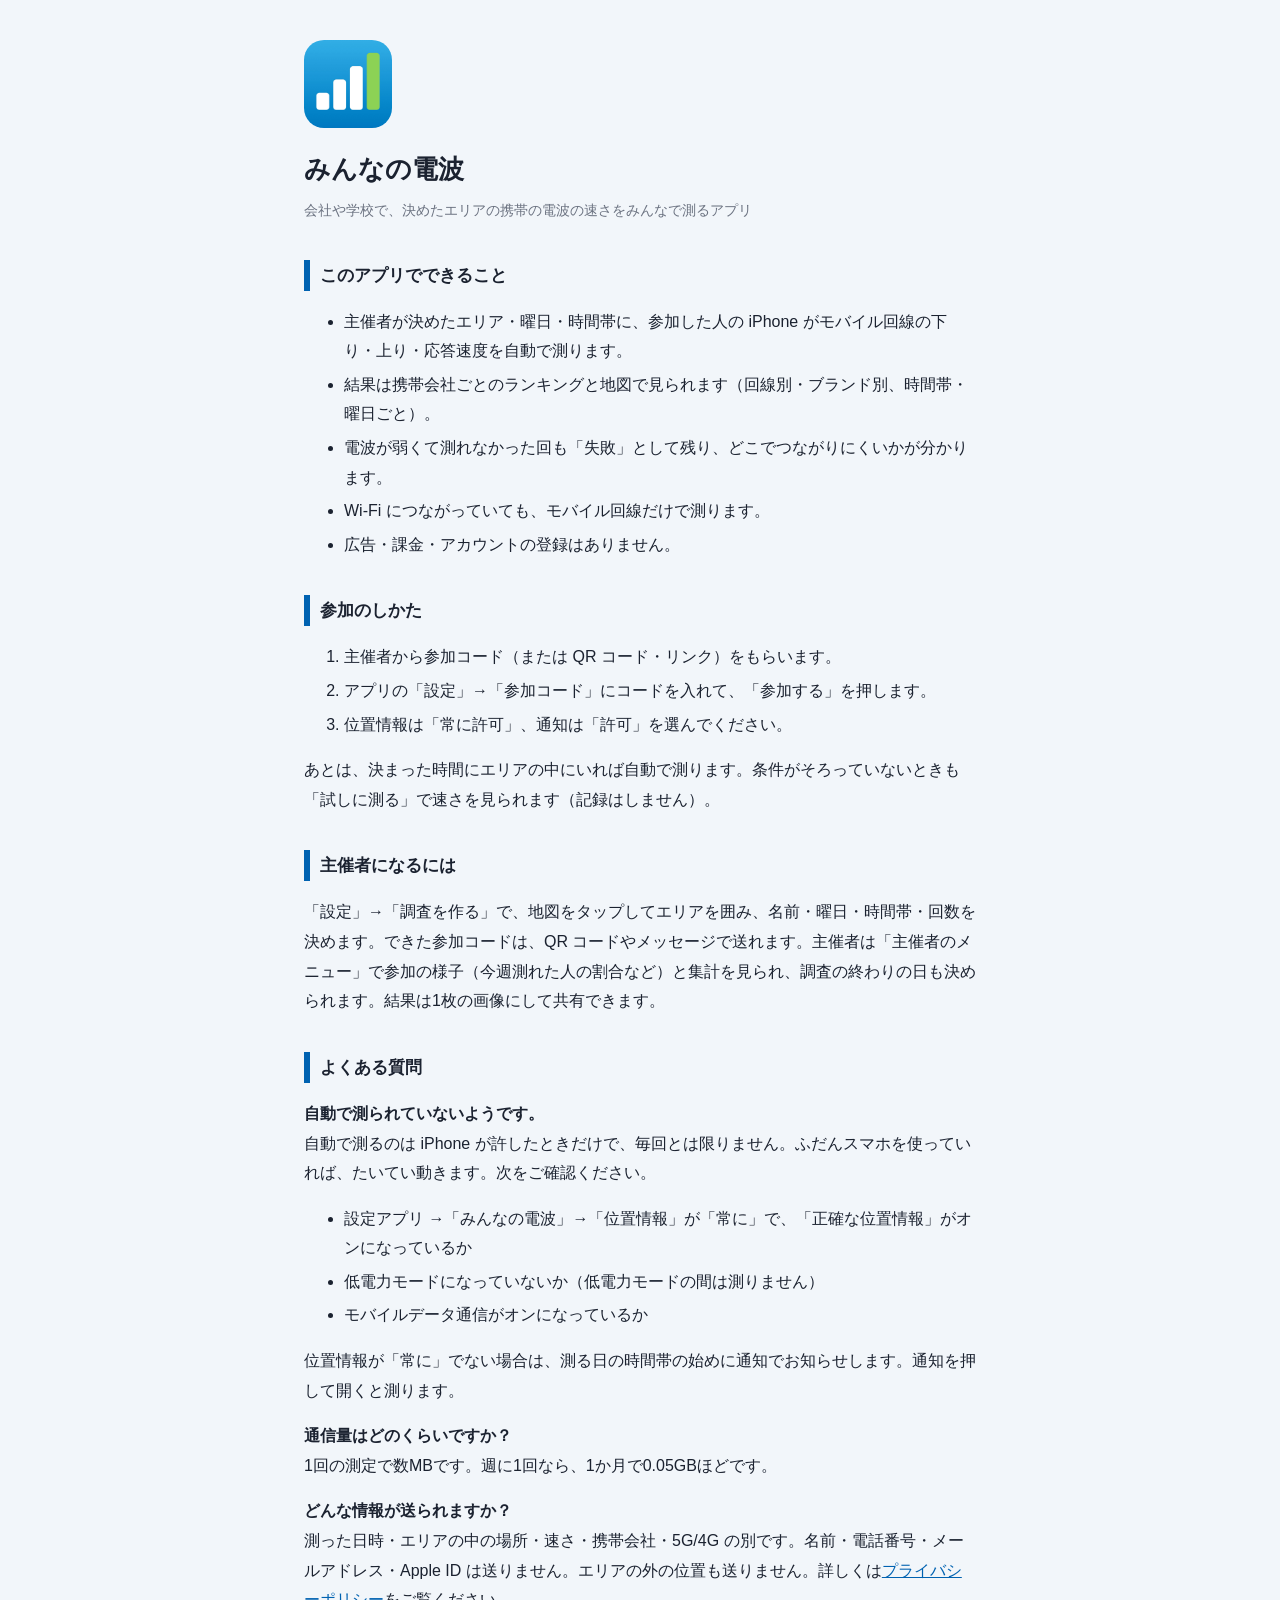
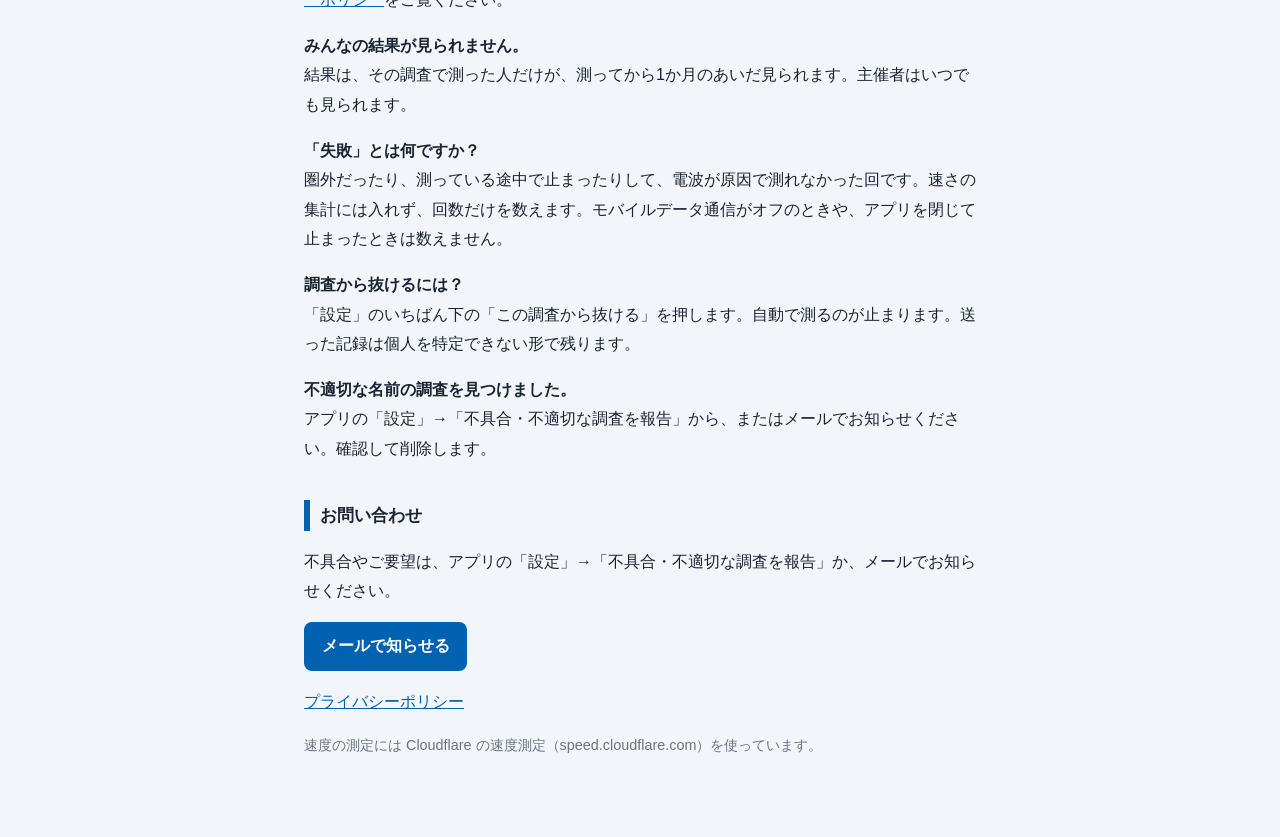
<file: index.html>
<!doctype html>
<html lang="ja">
<head>
<meta charset="utf-8">
<meta name="viewport" content="width=device-width,initial-scale=1">
<title>みんなの電波 サポート</title>
<link rel="stylesheet" href="style.css?v=1">
</head>
<body>

<img class="icon" src="icon.png" alt="みんなの電波のアイコン">
<h1>みんなの電波</h1>
<p class="sub">会社や学校で、決めたエリアの携帯の電波の速さをみんなで測るアプリ</p>

<h2>このアプリでできること</h2>
<ul>
  <li>主催者が決めたエリア・曜日・時間帯に、参加した人の iPhone がモバイル回線の下り・上り・応答速度を自動で測ります。</li>
  <li>結果は携帯会社ごとのランキングと地図で見られます（回線別・ブランド別、時間帯・曜日ごと）。</li>
  <li>電波が弱くて測れなかった回も「失敗」として残り、どこでつながりにくいかが分かります。</li>
  <li>Wi-Fi につながっていても、モバイル回線だけで測ります。</li>
  <li>広告・課金・アカウントの登録はありません。</li>
</ul>

<h2>参加のしかた</h2>
<ol>
  <li>主催者から参加コード（または QR コード・リンク）をもらいます。</li>
  <li>アプリの「設定」→「参加コード」にコードを入れて、「参加する」を押します。</li>
  <li>位置情報は「常に許可」、通知は「許可」を選んでください。</li>
</ol>
<p>あとは、決まった時間にエリアの中にいれば自動で測ります。条件がそろっていないときも「試しに測る」で速さを見られます（記録はしません）。</p>

<h2>主催者になるには</h2>
<p>「設定」→「調査を作る」で、地図をタップしてエリアを囲み、名前・曜日・時間帯・回数を決めます。できた参加コードは、QR コードやメッセージで送れます。主催者は「主催者のメニュー」で参加の様子（今週測れた人の割合など）と集計を見られ、調査の終わりの日も決められます。結果は1枚の画像にして共有できます。</p>

<h2>よくある質問</h2>
<p><strong>自動で測られていないようです。</strong><br>
自動で測るのは iPhone が許したときだけで、毎回とは限りません。ふだんスマホを使っていれば、たいてい動きます。次をご確認ください。</p>
<ul>
  <li>設定アプリ →「みんなの電波」→「位置情報」が「常に」で、「正確な位置情報」がオンになっているか</li>
  <li>低電力モードになっていないか（低電力モードの間は測りません）</li>
  <li>モバイルデータ通信がオンになっているか</li>
</ul>
<p>位置情報が「常に」でない場合は、測る日の時間帯の始めに通知でお知らせします。通知を押して開くと測ります。</p>

<p><strong>通信量はどのくらいですか？</strong><br>
1回の測定で数MBです。週に1回なら、1か月で0.05GBほどです。</p>

<p><strong>どんな情報が送られますか？</strong><br>
測った日時・エリアの中の場所・速さ・携帯会社・5G/4G の別です。名前・電話番号・メールアドレス・Apple ID は送りません。エリアの外の位置も送りません。詳しくは<a href="privacy.html">プライバシーポリシー</a>をご覧ください。</p>

<p><strong>みんなの結果が見られません。</strong><br>
結果は、その調査で測った人だけが、測ってから1か月のあいだ見られます。主催者はいつでも見られます。</p>

<p><strong>「失敗」とは何ですか？</strong><br>
圏外だったり、測っている途中で止まったりして、電波が原因で測れなかった回です。速さの集計には入れず、回数だけを数えます。モバイルデータ通信がオフのときや、アプリを閉じて止まったときは数えません。</p>

<p><strong>調査から抜けるには？</strong><br>
「設定」のいちばん下の「この調査から抜ける」を押します。自動で測るのが止まります。送った記録は個人を特定できない形で残ります。</p>

<p><strong>不適切な名前の調査を見つけました。</strong><br>
アプリの「設定」→「不具合・不適切な調査を報告」から、またはメールでお知らせください。確認して削除します。</p>

<h2>お問い合わせ</h2>
<p>不具合やご要望は、アプリの「設定」→「不具合・不適切な調査を報告」か、メールでお知らせください。</p>
<p><a class="mail" href="mailto:zzzjjj080@gmail.com?subject=みんなの電波について">メールで知らせる</a></p>

<p><a href="privacy.html">プライバシーポリシー</a></p>
<p class="note">速度の測定には Cloudflare の速度測定（speed.cloudflare.com）を使っています。</p>

</body>
</html>
</file>
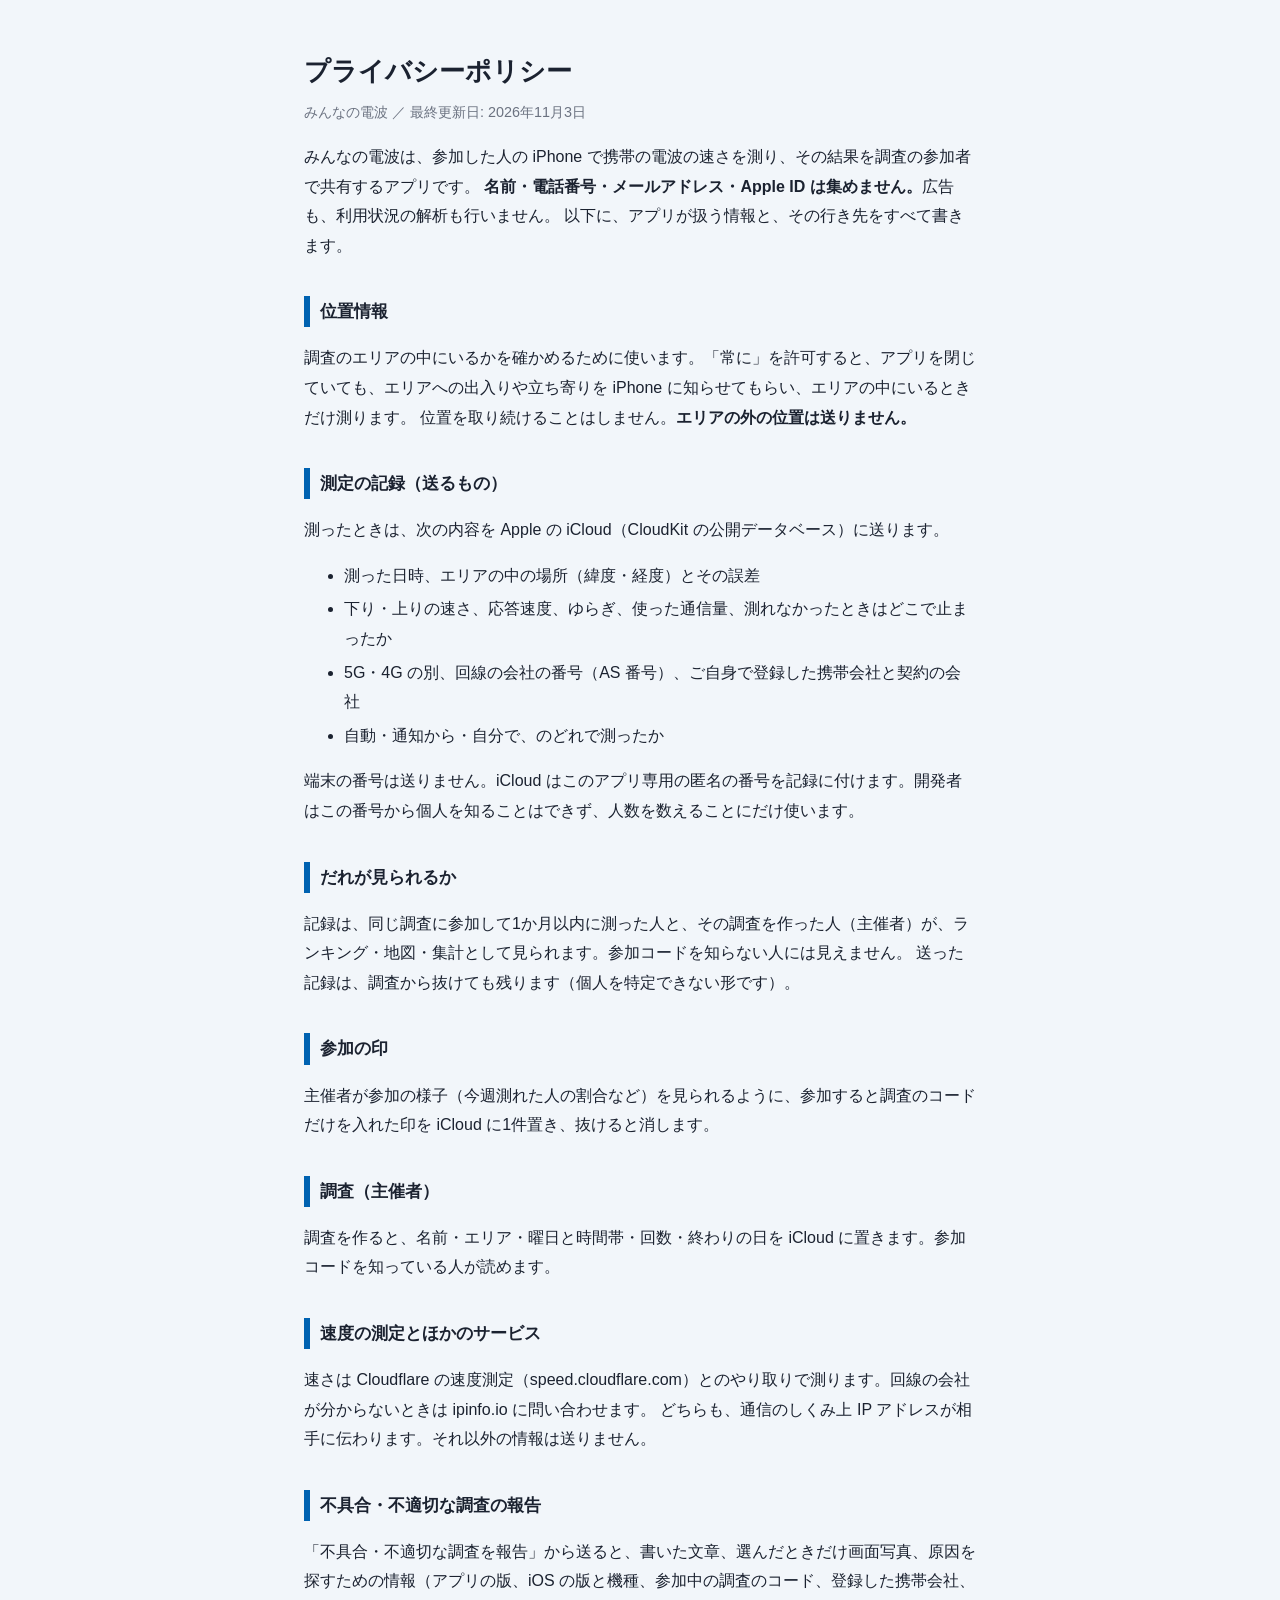
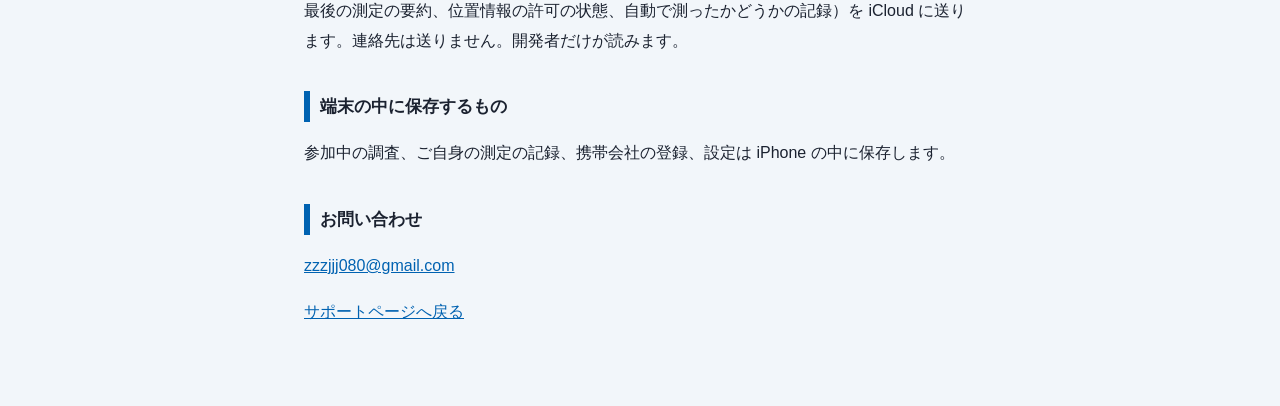
<file: privacy.html>
<!doctype html>
<html lang="ja">
<head>
<meta charset="utf-8">
<meta name="viewport" content="width=device-width,initial-scale=1">
<title>みんなの電波 プライバシーポリシー</title>
<link rel="stylesheet" href="style.css?v=1">
</head>
<body>

<h1>プライバシーポリシー</h1>
<p class="updated">みんなの電波 ／ 最終更新日: 2026年11月3日</p>

<p>
みんなの電波は、参加した人の iPhone で携帯の電波の速さを測り、その結果を調査の参加者で共有するアプリです。
<strong>名前・電話番号・メールアドレス・Apple ID は集めません。</strong>広告も、利用状況の解析も行いません。
以下に、アプリが扱う情報と、その行き先をすべて書きます。
</p>

<h2>位置情報</h2>
<p>
調査のエリアの中にいるかを確かめるために使います。「常に」を許可すると、アプリを閉じていても、エリアへの出入りや立ち寄りを iPhone に知らせてもらい、エリアの中にいるときだけ測ります。
位置を取り続けることはしません。<strong>エリアの外の位置は送りません。</strong>
</p>

<h2>測定の記録（送るもの）</h2>
<p>
測ったときは、次の内容を Apple の iCloud（CloudKit の公開データベース）に送ります。
</p>
<ul>
  <li>測った日時、エリアの中の場所（緯度・経度）とその誤差</li>
  <li>下り・上りの速さ、応答速度、ゆらぎ、使った通信量、測れなかったときはどこで止まったか</li>
  <li>5G・4G の別、回線の会社の番号（AS 番号）、ご自身で登録した携帯会社と契約の会社</li>
  <li>自動・通知から・自分で、のどれで測ったか</li>
</ul>
<p>
端末の番号は送りません。iCloud はこのアプリ専用の匿名の番号を記録に付けます。開発者はこの番号から個人を知ることはできず、人数を数えることにだけ使います。
</p>

<h2>だれが見られるか</h2>
<p>
記録は、同じ調査に参加して1か月以内に測った人と、その調査を作った人（主催者）が、ランキング・地図・集計として見られます。参加コードを知らない人には見えません。
送った記録は、調査から抜けても残ります（個人を特定できない形です）。
</p>

<h2>参加の印</h2>
<p>
主催者が参加の様子（今週測れた人の割合など）を見られるように、参加すると調査のコードだけを入れた印を iCloud に1件置き、抜けると消します。
</p>

<h2>調査（主催者）</h2>
<p>
調査を作ると、名前・エリア・曜日と時間帯・回数・終わりの日を iCloud に置きます。参加コードを知っている人が読めます。
</p>

<h2>速度の測定とほかのサービス</h2>
<p>
速さは Cloudflare の速度測定（speed.cloudflare.com）とのやり取りで測ります。回線の会社が分からないときは ipinfo.io に問い合わせます。
どちらも、通信のしくみ上 IP アドレスが相手に伝わります。それ以外の情報は送りません。
</p>

<h2>不具合・不適切な調査の報告</h2>
<p>
「不具合・不適切な調査を報告」から送ると、書いた文章、選んだときだけ画面写真、原因を探すための情報（アプリの版、iOS の版と機種、参加中の調査のコード、登録した携帯会社、最後の測定の要約、位置情報の許可の状態、自動で測ったかどうかの記録）を iCloud に送ります。連絡先は送りません。開発者だけが読みます。
</p>

<h2>端末の中に保存するもの</h2>
<p>
参加中の調査、ご自身の測定の記録、携帯会社の登録、設定は iPhone の中に保存します。
</p>

<h2>お問い合わせ</h2>
<p><a href="mailto:zzzjjj080@gmail.com?subject=みんなの電波のプライバシーについて">zzzjjj080@gmail.com</a></p>

<p><a href="index.html">サポートページへ戻る</a></p>

</body>
</html>
</file>
<file: style.css>
:root { color-scheme: light dark; }
body {
  max-width: 42rem; margin: 0 auto; padding: 2.5rem 1.25rem 4rem;
  font-family: -apple-system, BlinkMacSystemFont, "Hiragino Sans", "Yu Gothic UI", sans-serif;
  line-height: 1.85; color: #1b2230; background: #f2f6fa;
}
@media (prefers-color-scheme: dark) { body { color: #e6ece8; background: #0b1220; } a { color: #8db6ec; } }
h1 { font-size: 1.6rem; margin: .5rem 0 .25rem; }
h2 { font-size: 1.05rem; margin-top: 2.25rem; border-left: 6px solid #0062B1; padding-left: .6rem; }
.updated, .sub { color: #6b7280; font-size: .9rem; margin-top: 0; }
a { color: #0062B1; }
.icon { width: 88px; height: 88px; border-radius: 20px; }
.mail { display: inline-block; padding: .6rem 1.1rem; border-radius: 8px; background: #0062B1; color: #fff; text-decoration: none; font-weight: 700; }
.note { font-size: .9rem; color: #6b7280; }
li { margin: .25rem 0; }
</file>
